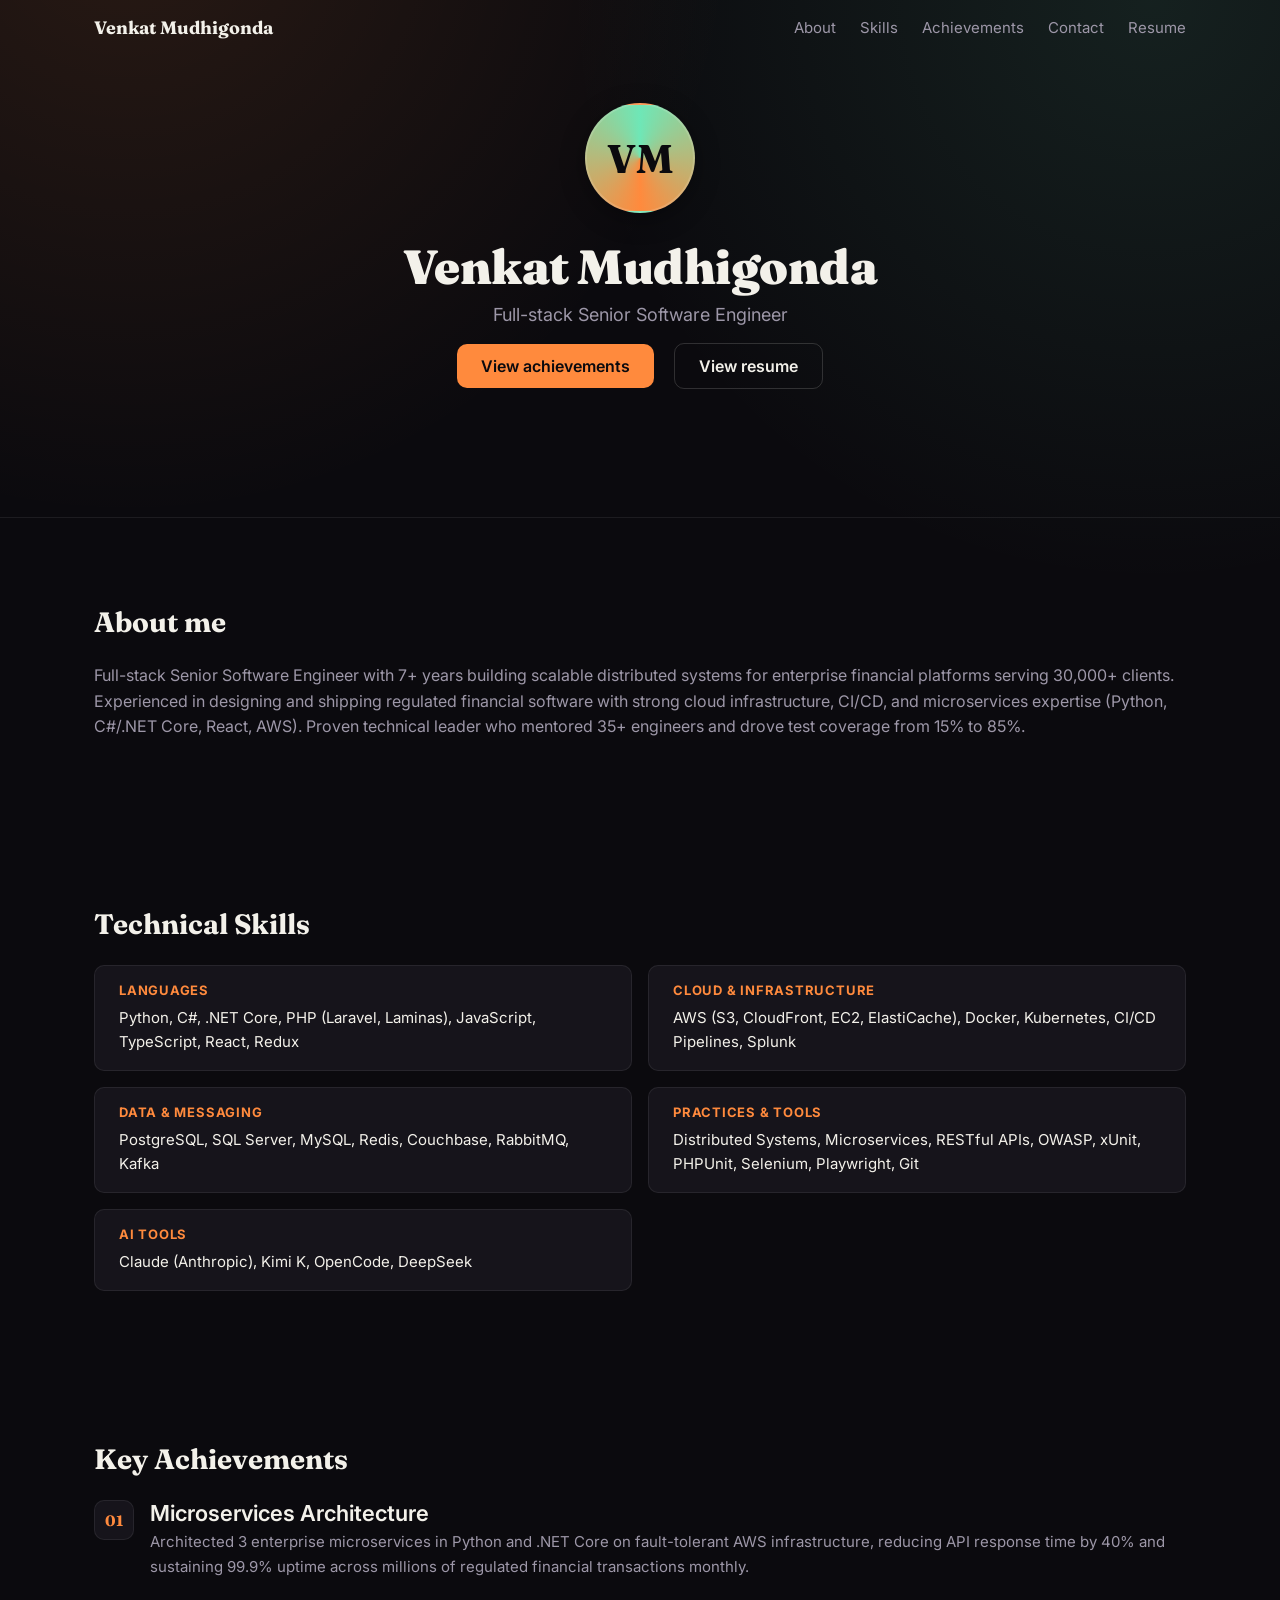
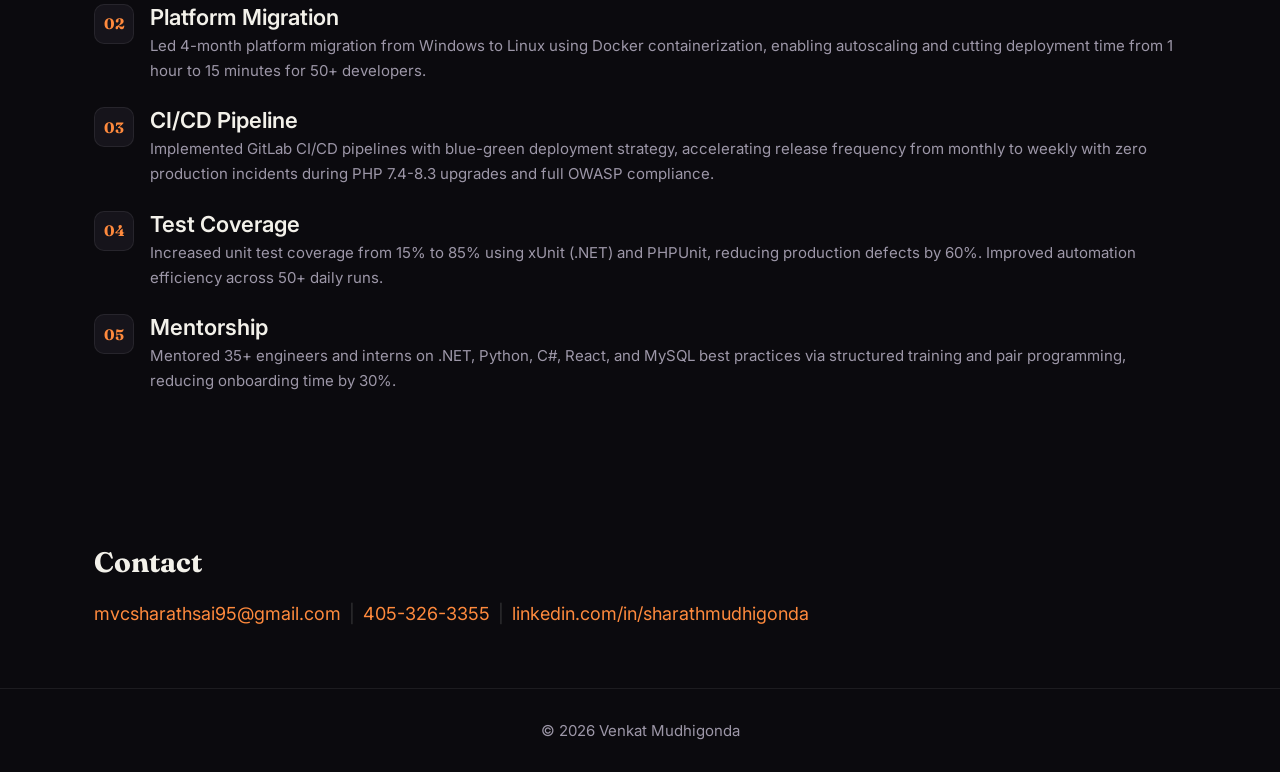
<file: index.html>
<!DOCTYPE html>
<html lang="en">
<head>
  <meta charset="utf-8" />
  <meta name="viewport" content="width=device-width, initial-scale=1" />
  <title>Venkat Mudhigonda — Full-stack Senior Software Engineer</title>
  <link rel="icon" href="data:image/svg+xml,%3Csvg xmlns='http://www.w3.org/2000/svg' viewBox='0 0 100 100'%3E%3Crect width='100' height='100' rx='20' fill='%230b0a0e'/%3E%3Ctext x='50' y='64' font-size='48' font-family='Georgia,serif' font-weight='700' fill='%23ff8a3d' text-anchor='middle'%3EVM%3C/text%3E%3C/svg%3E" />
  <link rel="preconnect" href="https://fonts.googleapis.com" />
  <link rel="preconnect" href="https://fonts.gstatic.com" crossorigin />
  <link href="https://fonts.googleapis.com/css2?family=Fraunces:ital,wght@0,600;0,700;0,900;1,500&family=Inter:wght@400;500;600;700&display=swap" rel="stylesheet" />
  <link rel="stylesheet" href="styles.css" />
  <meta name="description" content="Full-stack Senior Software Engineer with 7+ years building scalable distributed systems for enterprise financial platforms." />
  <meta property="og:type" content="website" />
  <meta property="og:title" content="Venkat Mudhigonda — Full-stack Senior Software Engineer" />
  <meta property="og:description" content="Full-stack Senior Software Engineer with 7+ years building scalable distributed systems for enterprise financial platforms." />
  <meta property="og:url" content="https://sharath20.github.io/" />
  <meta name="twitter:card" content="summary" />
  <meta name="twitter:title" content="Venkat Mudhigonda — Full-stack Senior Software Engineer" />
  <meta name="twitter:description" content="Full-stack Senior Software Engineer with 7+ years building scalable distributed systems for enterprise financial platforms." />
</head>
<body>
  <header class="site-header">
    <nav class="nav" aria-label="Main">
      <a class="brand" href="#home">Venkat Mudhigonda</a>
      <button class="nav-toggle" type="button" aria-expanded="false" aria-controls="primary-nav" aria-label="Toggle navigation">
        <span></span>
      </button>
      <div class="nav-links" id="primary-nav">
        <a href="#about">About</a>
        <a href="#skills">Skills</a>
        <a href="#achievements">Achievements</a>
        <a href="#contact">Contact</a>
        <a href="resume.html">Resume</a>
      </div>
    </nav>
    <div class="hero" id="home">
      <div class="avatar" aria-label="Profile">
        <span class="initials">VM</span>
      </div>
      <h1>Venkat Mudhigonda</h1>
      <p class="subtitle">Full-stack Senior Software Engineer</p>
      <p class="cta-wrap">
        <a class="btn" href="#achievements">View achievements</a>
        <a class="btn outline" href="resume.html">View resume</a>
      </p>
    </div>
  </header>

  <main>
    <section id="about" class="section">
      <h2>About me</h2>
      <p>Full-stack Senior Software Engineer with 7+ years building scalable distributed systems for enterprise financial platforms serving 30,000+ clients. Experienced in designing and shipping regulated financial software with strong cloud infrastructure, CI/CD, and microservices expertise (Python, C#/.NET Core, React, AWS). Proven technical leader who mentored 35+ engineers and drove test coverage from 15% to 85%.</p>
    </section>

    <section id="skills" class="section">
      <h2>Technical Skills</h2>
      <div class="skills-grid">
        <div class="skill-category">
          <h3>Languages</h3>
          <p>Python, C#, .NET Core, PHP (Laravel, Laminas), JavaScript, TypeScript, React, Redux</p>
        </div>
        <div class="skill-category">
          <h3>Cloud &amp; Infrastructure</h3>
          <p>AWS (S3, CloudFront, EC2, ElastiCache), Docker, Kubernetes, CI/CD Pipelines, Splunk</p>
        </div>
        <div class="skill-category">
          <h3>Data &amp; Messaging</h3>
          <p>PostgreSQL, SQL Server, MySQL, Redis, Couchbase, RabbitMQ, Kafka</p>
        </div>
        <div class="skill-category">
          <h3>Practices &amp; Tools</h3>
          <p>Distributed Systems, Microservices, RESTful APIs, OWASP, xUnit, PHPUnit, Selenium, Playwright, Git</p>
        </div>
        <div class="skill-category">
          <h3>AI Tools</h3>
          <p>Claude (Anthropic), Kimi K, OpenCode, DeepSeek</p>
        </div>
      </div>
    </section>

    <section id="achievements" class="section">
      <h2>Key Achievements</h2>
      <div class="achievements-list">
        <div class="achievement-item">
          <div class="achievement-icon" aria-hidden="true">01</div>
          <div class="achievement-content">
            <h3>Microservices Architecture</h3>
            <p>Architected 3 enterprise microservices in Python and .NET Core on fault-tolerant AWS infrastructure, reducing API response time by 40% and sustaining 99.9% uptime across millions of regulated financial transactions monthly.</p>
          </div>
        </div>
        <div class="achievement-item">
          <div class="achievement-icon" aria-hidden="true">02</div>
          <div class="achievement-content">
            <h3>Platform Migration</h3>
            <p>Led 4-month platform migration from Windows to Linux using Docker containerization, enabling autoscaling and cutting deployment time from 1 hour to 15 minutes for 50+ developers.</p>
          </div>
        </div>
        <div class="achievement-item">
          <div class="achievement-icon" aria-hidden="true">03</div>
          <div class="achievement-content">
            <h3>CI/CD Pipeline</h3>
            <p>Implemented GitLab CI/CD pipelines with blue-green deployment strategy, accelerating release frequency from monthly to weekly with zero production incidents during PHP 7.4-8.3 upgrades and full OWASP compliance.</p>
          </div>
        </div>
        <div class="achievement-item">
          <div class="achievement-icon" aria-hidden="true">04</div>
          <div class="achievement-content">
            <h3>Test Coverage</h3>
            <p>Increased unit test coverage from 15% to 85% using xUnit (.NET) and PHPUnit, reducing production defects by 60%. Improved automation efficiency across 50+ daily runs.</p>
          </div>
        </div>
        <div class="achievement-item">
          <div class="achievement-icon" aria-hidden="true">05</div>
          <div class="achievement-content">
            <h3>Mentorship</h3>
            <p>Mentored 35+ engineers and interns on .NET, Python, C#, React, and MySQL best practices via structured training and pair programming, reducing onboarding time by 30%.</p>
          </div>
        </div>
      </div>
    </section>

    <section id="contact" class="section">
      <h2>Contact</h2>
      <div class="contact-links">
        <a href="mailto:mvcsharathsai95@gmail.com">mvcsharathsai95@gmail.com</a>
        <span class="contact-sep">|</span>
        <a href="tel:+14053263355">405-326-3355</a>
        <span class="contact-sep">|</span>
        <a href="https://linkedin.com/in/sharathmudhigonda" target="_blank" rel="noopener">linkedin.com/in/sharathmudhigonda</a>
      </div>
    </section>
  </main>

  <footer class="site-footer">
    &copy; <span id="year"></span> Venkat Mudhigonda
  </footer>

  <script src="site.js" defer></script>
</body>
</html>
</file>
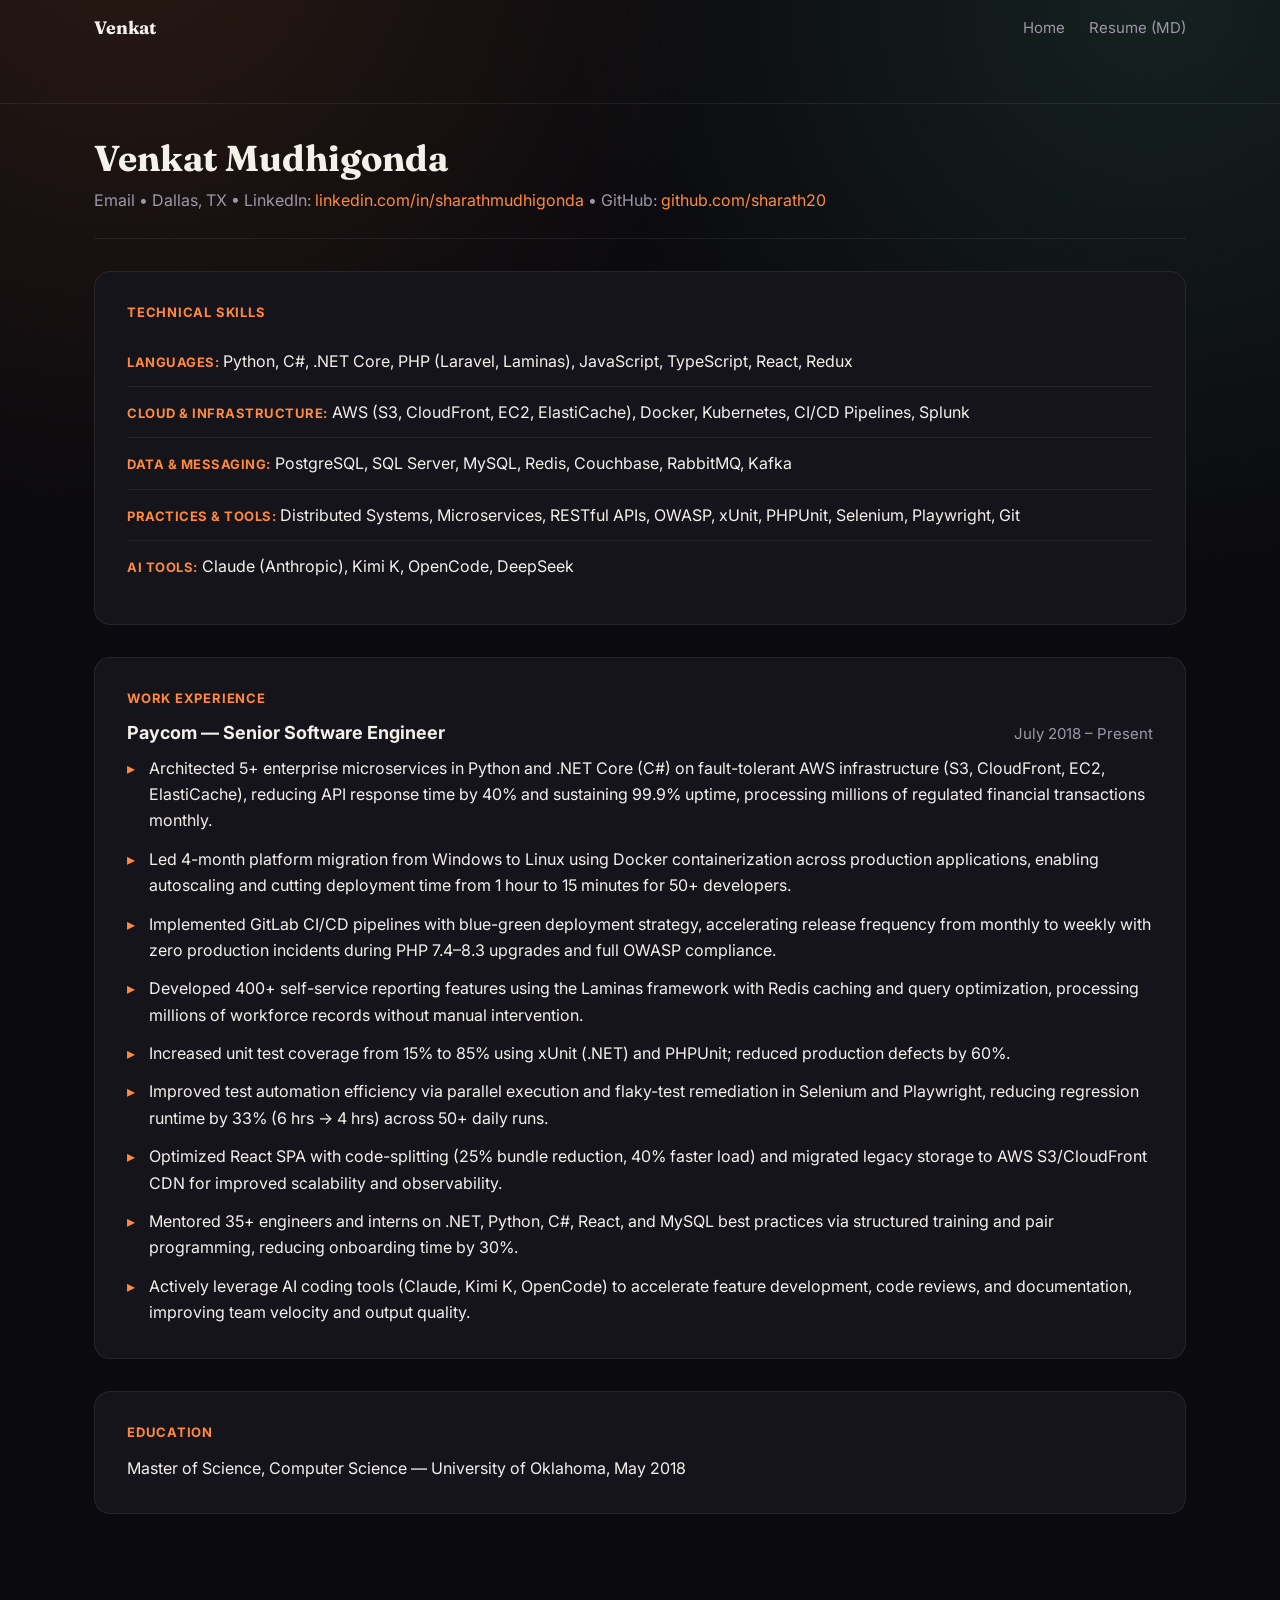
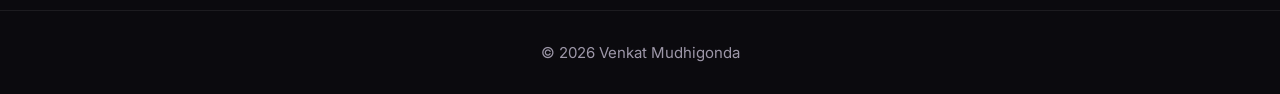
<file: resume.html>
<!doctype html>
<html lang="en">
<head>
  <meta charset="utf-8" />
  <meta name="viewport" content="width=device-width, initial-scale=1" />
  <title>Venkat Mudhigonda — Resume</title>
  <link rel="icon" href="data:image/svg+xml,%3Csvg xmlns='http://www.w3.org/2000/svg' viewBox='0 0 100 100'%3E%3Crect width='100' height='100' rx='20' fill='%230b0a0e'/%3E%3Ctext x='50' y='64' font-size='48' font-family='Georgia,serif' font-weight='700' fill='%23ff8a3d' text-anchor='middle'%3EVM%3C/text%3E%3C/svg%3E" />
  <link rel="preconnect" href="https://fonts.googleapis.com" />
  <link rel="preconnect" href="https://fonts.gstatic.com" crossorigin />
  <link href="https://fonts.googleapis.com/css2?family=Fraunces:ital,wght@0,600;0,700;0,900;1,500&family=Inter:wght@400;500;600;700&display=swap" rel="stylesheet" />
  <link rel="stylesheet" href="styles.css" />
  <meta property="og:type" content="website" />
  <meta property="og:title" content="Venkat Mudhigonda — Resume" />
  <meta property="og:description" content="Full-stack Senior Software Engineer with 7+ years building scalable distributed systems for enterprise financial platforms." />
  <meta property="og:url" content="https://sharath20.github.io/resume.html" />
  <meta name="twitter:card" content="summary" />
  <meta name="twitter:title" content="Venkat Mudhigonda — Resume" />
  <meta name="twitter:description" content="Full-stack Senior Software Engineer with 7+ years building scalable distributed systems for enterprise financial platforms." />
</head>
<body>
  <header class="site-header">
    <nav class="nav" aria-label="Main">
      <a class="brand" href="#top">Venkat</a>
      <button class="nav-toggle" type="button" aria-expanded="false" aria-controls="primary-nav" aria-label="Toggle navigation">
        <span></span>
      </button>
      <div class="nav-links" id="primary-nav">
        <a href="index.html">Home</a>
        <a href="resume.md">Resume (MD)</a>
      </div>
    </nav>
  </header>
  <main id="top" class="section resume">
    <header class="resume-header" aria-label="Resume header">
      <h1>Venkat Mudhigonda</h1>
      <p class="contact">Email • Dallas, TX • LinkedIn: <a href="https://linkedin.com/in/sharathmudhigonda">linkedin.com/in/sharathmudhigonda</a> • GitHub: <a href="https://github.com/sharath20">github.com/sharath20</a></p>
    </header>

    <section class="resume-section" aria-labelledby="skills-title">
      <h2 id="skills-title">Technical Skills</h2>
      <ul class="skills-list">
        <li><strong>Languages:</strong> Python, C#, .NET Core, PHP (Laravel, Laminas), JavaScript, TypeScript, React, Redux</li>
        <li><strong>Cloud & Infrastructure:</strong> AWS (S3, CloudFront, EC2, ElastiCache), Docker, Kubernetes, CI/CD Pipelines, Splunk</li>
        <li><strong>Data & Messaging:</strong> PostgreSQL, SQL Server, MySQL, Redis, Couchbase, RabbitMQ, Kafka</li>
        <li><strong>Practices & Tools:</strong> Distributed Systems, Microservices, RESTful APIs, OWASP, xUnit, PHPUnit, Selenium, Playwright, Git</li>
        <li><strong>AI Tools:</strong> Claude (Anthropic), Kimi K, OpenCode, DeepSeek</li>
      </ul>
    </section>

    <section class="resume-section" aria-labelledby="work-title">
      <h2 id="work-title">Work Experience</h2>
      <div class="role-header">
        <h3>Paycom — Senior Software Engineer</h3>
        <span class="role-dates">July 2018 – Present</span>
      </div>
      <ul>
        <li>Architected 5+ enterprise microservices in Python and .NET Core (C#) on fault-tolerant AWS infrastructure (S3, CloudFront, EC2, ElastiCache), reducing API response time by 40% and sustaining 99.9% uptime, processing millions of regulated financial transactions monthly.</li>
        <li>Led 4-month platform migration from Windows to Linux using Docker containerization across production applications, enabling autoscaling and cutting deployment time from 1 hour to 15 minutes for 50+ developers.</li>
        <li>Implemented GitLab CI/CD pipelines with blue-green deployment strategy, accelerating release frequency from monthly to weekly with zero production incidents during PHP 7.4–8.3 upgrades and full OWASP compliance.</li>
        <li>Developed 400+ self-service reporting features using the Laminas framework with Redis caching and query optimization, processing millions of workforce records without manual intervention.</li>
        <li>Increased unit test coverage from 15% to 85% using xUnit (.NET) and PHPUnit; reduced production defects by 60%.</li>
        <li>Improved test automation efficiency via parallel execution and flaky-test remediation in Selenium and Playwright, reducing regression runtime by 33% (6 hrs → 4 hrs) across 50+ daily runs.</li>
        <li>Optimized React SPA with code-splitting (25% bundle reduction, 40% faster load) and migrated legacy storage to AWS S3/CloudFront CDN for improved scalability and observability.</li>
        <li>Mentored 35+ engineers and interns on .NET, Python, C#, React, and MySQL best practices via structured training and pair programming, reducing onboarding time by 30%.</li>
        <li>Actively leverage AI coding tools (Claude, Kimi K, OpenCode) to accelerate feature development, code reviews, and documentation, improving team velocity and output quality.</li>
      </ul>
    </section>

    <section class="resume-section" aria-labelledby="edu-title">
      <h2 id="edu-title">Education</h2>
      <p>Master of Science, Computer Science — University of Oklahoma, May 2018</p>
    </section>
  </main>
  <footer class="site-footer">© <span id="year"></span> Venkat Mudhigonda</footer>
  <script src="site.js" defer></script>
</body>
</html>
</file>
<file: styles.css>
:root {
  --bg: #0b0a0e;
  --bg-alt: #16141b;
  --text: #f3f1ea;
  --muted: #9d97a8;
  --accent: #ff8a3d;
  --accent-2: #6ee7b7;
  --border: rgba(243, 241, 234, 0.08);
  --border-strong: rgba(243, 241, 234, 0.16);
  --ring: rgba(255, 138, 61, 0.45);

  --font-display: "Fraunces", Georgia, serif;
  --font-body: "Inter", system-ui, -apple-system, "Segoe UI", Roboto, "Helvetica Neue", Arial, sans-serif;

  --fs-xs: 0.8125rem;
  --fs-sm: 0.9375rem;
  --fs-base: 1rem;
  --fs-md: 1.125rem;
  --fs-lg: 1.375rem;
  --fs-xl: 1.75rem;
  --fs-2xl: 2.25rem;
  --fs-3xl: 3rem;

  --space-1: 4px;
  --space-2: 8px;
  --space-3: 12px;
  --space-4: 16px;
  --space-5: 24px;
  --space-6: 32px;
  --space-7: 48px;
  --space-8: 64px;
  --space-9: 96px;

  --radius-sm: 6px;
  --radius-md: 10px;
  --radius-lg: 16px;
  --radius-full: 999px;
  --transition: 160ms ease;

  --container: 1140px;
}

* { box-sizing: border-box; }
html, body { height: 100%; }

@media (prefers-reduced-motion: no-preference) {
  html { scroll-behavior: smooth; }
}

body {
  margin: 0;
  font-family: var(--font-body);
  font-size: var(--fs-base);
  color: var(--text);
  background:
    radial-gradient(circle at 10% -10%, rgba(255, 138, 61, 0.12), transparent 40%),
    radial-gradient(circle at 90% 0%, rgba(110, 231, 183, 0.10), transparent 40%),
    var(--bg);
  background-attachment: fixed;
}

a { color: inherit; }

/* Focus states */
a:focus-visible,
button:focus-visible,
.btn:focus-visible {
  outline: 2px solid var(--accent);
  outline-offset: 3px;
  box-shadow: 0 0 0 4px var(--ring);
  border-radius: var(--radius-sm);
}

/* Header / nav */
.site-header {
  padding-bottom: var(--space-7);
  border-bottom: 1px solid var(--border);
  position: relative;
}
.nav {
  display: flex;
  align-items: center;
  justify-content: space-between;
  gap: var(--space-5);
  padding: var(--space-4) var(--space-5);
  max-width: var(--container);
  margin: 0 auto;
}
.brand {
  color: var(--text);
  text-decoration: none;
  font-family: var(--font-display);
  font-weight: 700;
  font-size: var(--fs-md);
}
.nav-links {
  display: flex;
  align-items: center;
  gap: var(--space-5);
}
.nav-links a {
  position: relative;
  color: var(--muted);
  text-decoration: none;
  font-size: var(--fs-sm);
  transition: color var(--transition);
}
.nav-links a::after {
  content: "";
  position: absolute;
  left: 0;
  right: 0;
  bottom: -4px;
  height: 1px;
  background: var(--accent);
  transform: scaleX(0);
  transform-origin: left;
  transition: transform var(--transition);
}
.nav-links a:hover,
.nav-links a:focus-visible {
  color: var(--text);
}
.nav-links a:hover::after,
.nav-links a:focus-visible::after {
  transform: scaleX(1);
}

.nav-toggle {
  display: none;
  width: 40px;
  height: 40px;
  padding: 0;
  border: 1px solid var(--border-strong);
  border-radius: var(--radius-md);
  background: var(--bg-alt);
  cursor: pointer;
  position: relative;
}
.nav-toggle span,
.nav-toggle span::before,
.nav-toggle span::after {
  content: "";
  position: absolute;
  left: 10px;
  right: 10px;
  height: 2px;
  background: var(--text);
  transition: transform var(--transition), opacity var(--transition);
}
.nav-toggle span { top: 19px; }
.nav-toggle span::before { top: -7px; }
.nav-toggle span::after { top: 7px; }
.nav-toggle[aria-expanded="true"] span { background: transparent; }
.nav-toggle[aria-expanded="true"] span::before { transform: translateY(7px) rotate(45deg); }
.nav-toggle[aria-expanded="true"] span::after { transform: translateY(-7px) rotate(-45deg); }

/* Hero */
.hero { text-align: center; padding: var(--space-7) var(--space-5) var(--space-8); }
.avatar {
  width: 110px; height: 110px; border-radius: 50%;
  display: inline-flex; align-items: center; justify-content: center;
  margin: 0 auto var(--space-4);
  background: conic-gradient(from 180deg at 50% 50%, var(--accent), var(--accent-2), var(--accent));
  border: 2px solid var(--border-strong);
  color: var(--bg); font-weight: 700; font-size: 40px;
  font-family: var(--font-display);
  box-shadow: 0 6px 24px rgba(0, 0, 0, 0.35);
}
.hero h1 {
  font-family: var(--font-display);
  font-weight: 900;
  margin: var(--space-2) 0;
  font-size: var(--fs-3xl);
  letter-spacing: -0.01em;
}
.subtitle { color: var(--muted); font-size: var(--fs-md); margin-top: 0; }
.cta-wrap { margin-top: var(--space-4); }
.btn {
  display: inline-block;
  padding: var(--space-3) var(--space-5);
  border-radius: var(--radius-md);
  text-decoration: none;
  font-weight: 600;
  margin: 0 var(--space-2);
  transition: background-color var(--transition), border-color var(--transition), transform var(--transition), box-shadow var(--transition);
}
.btn:not(.outline) {
  color: var(--bg);
  background: var(--accent);
}
.btn:not(.outline):hover {
  transform: translateY(-1px);
  box-shadow: 0 4px 14px rgba(0, 0, 0, 0.3);
}
.btn.outline {
  background: transparent;
  color: var(--text);
  border: 1px solid var(--border-strong);
}
.btn.outline:hover {
  border-color: var(--accent);
  transform: translateY(-1px);
}

/* Sections */
.section { padding: var(--space-8) var(--space-5); max-width: var(--container); margin: 0 auto; }
.section h2 {
  font-family: var(--font-display);
  font-weight: 700;
  font-size: var(--fs-xl);
  margin-bottom: var(--space-5);
}
.section p { color: var(--muted); line-height: 1.6; }

.site-footer {
  text-align: center;
  padding: var(--space-6);
  color: var(--muted);
  font-size: var(--fs-sm);
  border-top: 1px solid var(--border);
}

/* Skills */
.skills-grid {
  display: grid;
  grid-template-columns: repeat(2, 1fr);
  gap: var(--space-4);
}
.skill-category {
  background: var(--bg-alt);
  border: 1px solid var(--border);
  border-radius: var(--radius-md);
  padding: var(--space-4) var(--space-5);
  transition: border-color var(--transition), transform var(--transition);
}
.skill-category:hover {
  border-color: var(--border-strong);
  transform: translateY(-2px);
}
.skill-category h3 {
  margin: 0 0 var(--space-2);
  font-size: var(--fs-xs);
  color: var(--accent);
  text-transform: uppercase;
  letter-spacing: 0.06em;
}
.skill-category p {
  margin: 0;
  font-size: var(--fs-sm);
  line-height: 1.6;
  color: var(--text);
}

/* Achievements */
.achievements-list {
  display: flex;
  flex-direction: column;
  gap: var(--space-5);
}
.achievement-item {
  display: flex;
  gap: var(--space-4);
  align-items: flex-start;
}
.achievement-icon {
  width: 40px;
  height: 40px;
  min-width: 40px;
  border-radius: var(--radius-md);
  background: var(--bg-alt);
  border: 1px solid var(--border);
  display: flex;
  align-items: center;
  justify-content: center;
  font-family: var(--font-display);
  font-weight: 700;
  font-size: var(--fs-sm);
  color: var(--accent);
}
.achievement-content h3 {
  margin: 0 0 var(--space-1);
  font-size: var(--fs-lg);
  font-weight: 600;
}
.achievement-content p {
  margin: 0;
  color: var(--muted);
  font-size: var(--fs-sm);
  line-height: 1.65;
}

/* Contact */
.contact-links {
  display: flex;
  flex-wrap: wrap;
  align-items: center;
  gap: var(--space-2);
  font-size: var(--fs-md);
}
.contact-sep { color: var(--border-strong); }
.contact-links a {
  color: var(--accent);
  text-decoration: none;
  transition: color var(--transition);
}
.contact-links a:hover { text-decoration: underline; }

/* Resume page */
.resume { padding-top: var(--space-6); }
.resume-header {
  border-bottom: 1px solid var(--border);
  padding-bottom: var(--space-5);
  margin-bottom: var(--space-6);
}
.resume-header h1 {
  font-family: var(--font-display);
  font-weight: 700;
  font-size: var(--fs-2xl);
  margin: 0 0 var(--space-2);
}
.resume-header .contact { color: var(--muted); margin: 0; }
.resume-header .contact a { color: var(--accent); text-decoration: none; }
.resume-header .contact a:hover { text-decoration: underline; }

.resume-section {
  background: var(--bg-alt);
  border: 1px solid var(--border);
  border-radius: var(--radius-lg);
  padding: var(--space-6);
  margin-bottom: var(--space-6);
}
.resume-section h2 {
  margin: 0 0 var(--space-4);
  font-size: var(--fs-xs);
  text-transform: uppercase;
  letter-spacing: 0.06em;
  color: var(--accent);
  font-family: var(--font-body);
  font-weight: 700;
}
.resume-section p { color: var(--text); line-height: 1.6; margin: 0; }

.role-header {
  display: flex;
  justify-content: space-between;
  align-items: baseline;
  flex-wrap: wrap;
  gap: var(--space-2);
  margin-bottom: var(--space-3);
}
.role-header h3 { margin: 0; font-size: var(--fs-md); }
.role-dates { color: var(--muted); font-size: var(--fs-sm); white-space: nowrap; }

.resume-section ul { list-style: none; padding-left: 0; margin: 0; }
.resume-section li {
  position: relative;
  padding-left: 1.4em;
  margin-bottom: var(--space-3);
  line-height: 1.65;
}
.resume-section li:last-child { margin-bottom: 0; }
.resume-section li::before {
  content: "\25B8";
  position: absolute;
  left: 0;
  color: var(--accent);
}

.skills-list li {
  padding-left: 0;
  border-bottom: 1px solid var(--border);
  padding: var(--space-3) 0;
  margin-bottom: 0;
}
.skills-list li:last-child { border-bottom: none; }
.skills-list li::before { content: none; }
.skills-list strong {
  color: var(--accent);
  text-transform: uppercase;
  font-size: var(--fs-xs);
  letter-spacing: 0.04em;
}

@media (prefers-reduced-motion: reduce) {
  *, *::before, *::after {
    transition: none !important;
    animation: none !important;
  }
  html { scroll-behavior: auto; }
}

/* Tablet */
@media (max-width: 1024px) {
  .section { padding: var(--space-7) var(--space-4); }
}

/* Mobile */
@media (max-width: 720px) {
  .nav-toggle { display: block; }
  .nav-links {
    display: none;
    position: absolute;
    top: 100%;
    left: 0;
    right: 0;
    flex-direction: column;
    align-items: flex-start;
    gap: var(--space-4);
    padding: var(--space-5);
    margin: 0 var(--space-4);
    background: var(--bg-alt);
    border: 1px solid var(--border);
    border-radius: var(--radius-md);
    box-shadow: 0 12px 30px rgba(0, 0, 0, 0.4);
    z-index: 10;
  }
  .nav-links.is-open { display: flex; }

  .avatar { width: 86px; height: 86px; font-size: 34px; }
  .hero h1 { font-size: var(--fs-2xl); }
  .skills-grid { grid-template-columns: 1fr; }
  .contact-links { flex-direction: column; align-items: flex-start; gap: var(--space-1); }
  .contact-sep { display: none; }
  .resume-section { padding: var(--space-5); }
}
</file>
